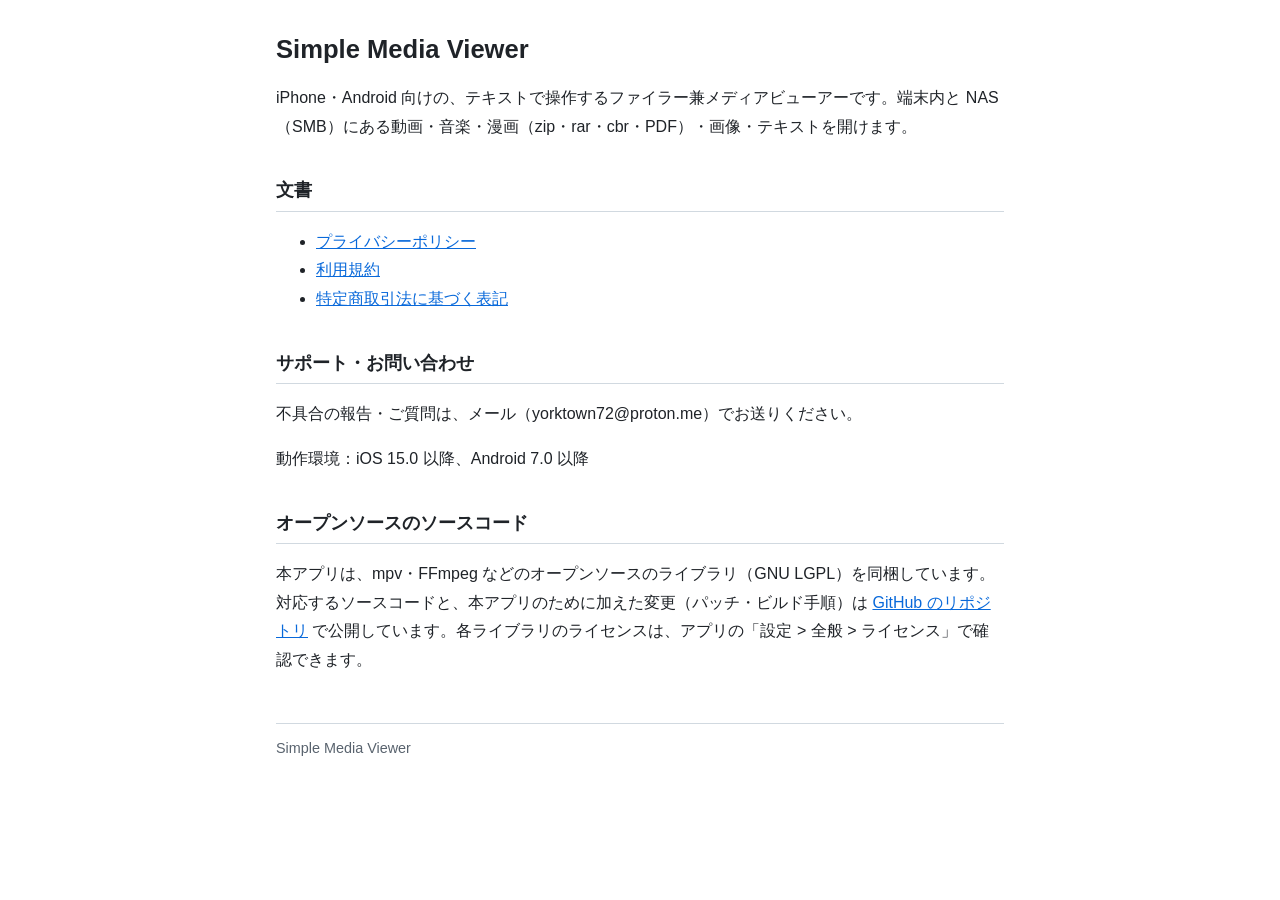
<file: docs/index.html>
<!doctype html>
<html lang="ja">
<head>
<meta charset="utf-8">
<meta name="viewport" content="width=device-width, initial-scale=1">
<title>Simple Media Viewer</title>
<link rel="stylesheet" href="style.css">
</head>
<body>
<main>
<h1>Simple Media Viewer</h1>
<p>iPhone・Android 向けの、テキストで操作するファイラー兼メディアビューアーです。端末内と NAS（SMB）にある動画・音楽・漫画（zip・rar・cbr・PDF）・画像・テキストを開けます。</p>

<h2>文書</h2>
<ul>
<li><a href="privacy.html">プライバシーポリシー</a></li>
<li><a href="terms.html">利用規約</a></li>
<li><a href="tokushoho.html">特定商取引法に基づく表記</a></li>
</ul>

<h2>サポート・お問い合わせ</h2>
<p>不具合の報告・ご質問は、メール（yorktown72@proton.me）でお送りください。</p>
<p>動作環境：iOS 15.0 以降、Android 7.0 以降</p>

<h2>オープンソースのソースコード</h2>
<p>本アプリは、mpv・FFmpeg などのオープンソースのライブラリ（GNU LGPL）を同梱しています。対応するソースコードと、本アプリのために加えた変更（パッチ・ビルド手順）は <a href="https://github.com/conqueror81-source/simple-media-viewer-oss">GitHub のリポジトリ</a> で公開しています。各ライブラリのライセンスは、アプリの「設定 &gt; 全般 &gt; ライセンス」で確認できます。</p>

<footer>Simple Media Viewer</footer>
</main>
</body>
</html>
</file>
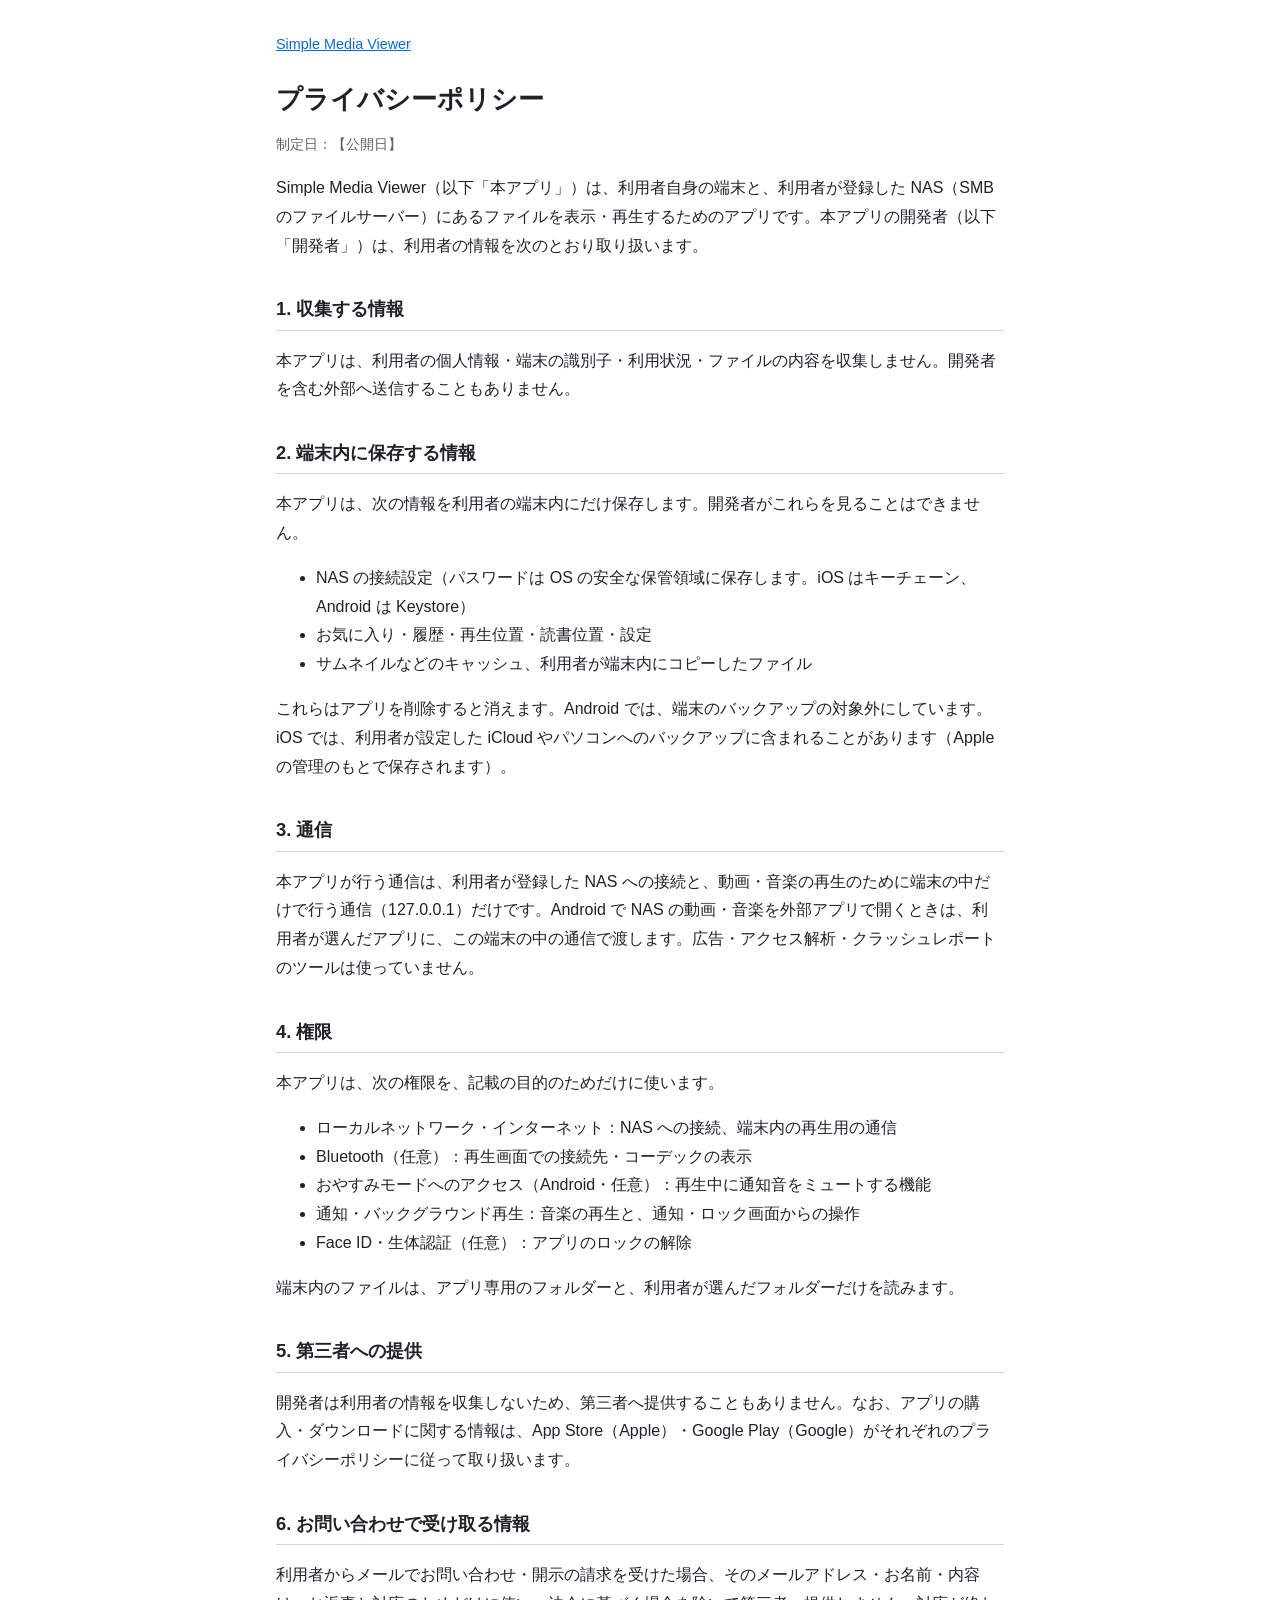
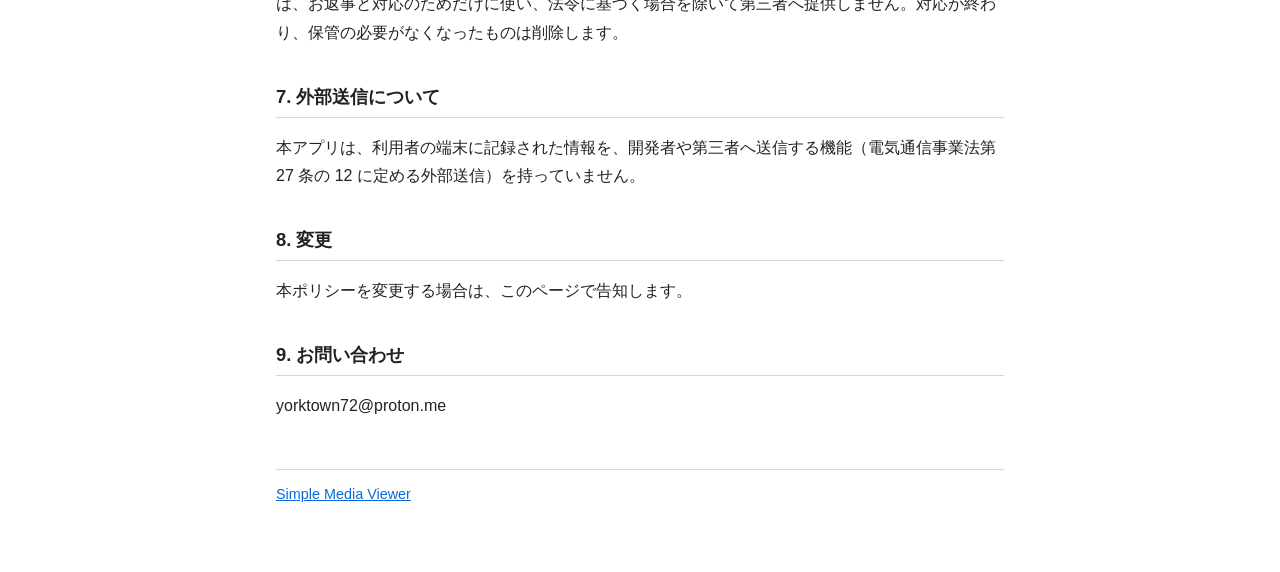
<file: docs/privacy.html>
<!doctype html>
<html lang="ja">
<head>
<meta charset="utf-8">
<meta name="viewport" content="width=device-width, initial-scale=1">
<title>プライバシーポリシー</title>
<link rel="stylesheet" href="style.css">
</head>
<body>
<main>
<nav><a href="index.html">Simple Media Viewer</a></nav>
<h1>プライバシーポリシー</h1>
<p class="date">制定日：【公開日】</p>

<p>Simple Media Viewer（以下「本アプリ」）は、利用者自身の端末と、利用者が登録した NAS（SMB のファイルサーバー）にあるファイルを表示・再生するためのアプリです。本アプリの開発者（以下「開発者」）は、利用者の情報を次のとおり取り扱います。</p>

<h2>1. 収集する情報</h2>
<p>本アプリは、利用者の個人情報・端末の識別子・利用状況・ファイルの内容を収集しません。開発者を含む外部へ送信することもありません。</p>

<h2>2. 端末内に保存する情報</h2>
<p>本アプリは、次の情報を利用者の端末内にだけ保存します。開発者がこれらを見ることはできません。</p>
<ul>
<li>NAS の接続設定（パスワードは OS の安全な保管領域に保存します。iOS はキーチェーン、Android は Keystore）</li>
<li>お気に入り・履歴・再生位置・読書位置・設定</li>
<li>サムネイルなどのキャッシュ、利用者が端末内にコピーしたファイル</li>
</ul>
<p>これらはアプリを削除すると消えます。Android では、端末のバックアップの対象外にしています。iOS では、利用者が設定した iCloud やパソコンへのバックアップに含まれることがあります（Apple の管理のもとで保存されます）。</p>

<h2>3. 通信</h2>
<p>本アプリが行う通信は、利用者が登録した NAS への接続と、動画・音楽の再生のために端末の中だけで行う通信（127.0.0.1）だけです。Android で NAS の動画・音楽を外部アプリで開くときは、利用者が選んだアプリに、この端末の中の通信で渡します。広告・アクセス解析・クラッシュレポートのツールは使っていません。</p>

<h2>4. 権限</h2>
<p>本アプリは、次の権限を、記載の目的のためだけに使います。</p>
<ul>
<li>ローカルネットワーク・インターネット：NAS への接続、端末内の再生用の通信</li>
<li>Bluetooth（任意）：再生画面での接続先・コーデックの表示</li>
<li>おやすみモードへのアクセス（Android・任意）：再生中に通知音をミュートする機能</li>
<li>通知・バックグラウンド再生：音楽の再生と、通知・ロック画面からの操作</li>
<li>Face ID・生体認証（任意）：アプリのロックの解除</li>
</ul>
<p>端末内のファイルは、アプリ専用のフォルダーと、利用者が選んだフォルダーだけを読みます。</p>

<h2>5. 第三者への提供</h2>
<p>開発者は利用者の情報を収集しないため、第三者へ提供することもありません。なお、アプリの購入・ダウンロードに関する情報は、App Store（Apple）・Google Play（Google）がそれぞれのプライバシーポリシーに従って取り扱います。</p>

<h2>6. お問い合わせで受け取る情報</h2>
<p>利用者からメールでお問い合わせ・開示の請求を受けた場合、そのメールアドレス・お名前・内容は、お返事と対応のためだけに使い、法令に基づく場合を除いて第三者へ提供しません。対応が終わり、保管の必要がなくなったものは削除します。</p>

<h2>7. 外部送信について</h2>
<p>本アプリは、利用者の端末に記録された情報を、開発者や第三者へ送信する機能（電気通信事業法第 27 条の 12 に定める外部送信）を持っていません。</p>

<h2>8. 変更</h2>
<p>本ポリシーを変更する場合は、このページで告知します。</p>

<h2>9. お問い合わせ</h2>
<p>yorktown72@proton.me</p>

<footer><a href="index.html">Simple Media Viewer</a></footer>
</main>
</body>
</html>
</file>
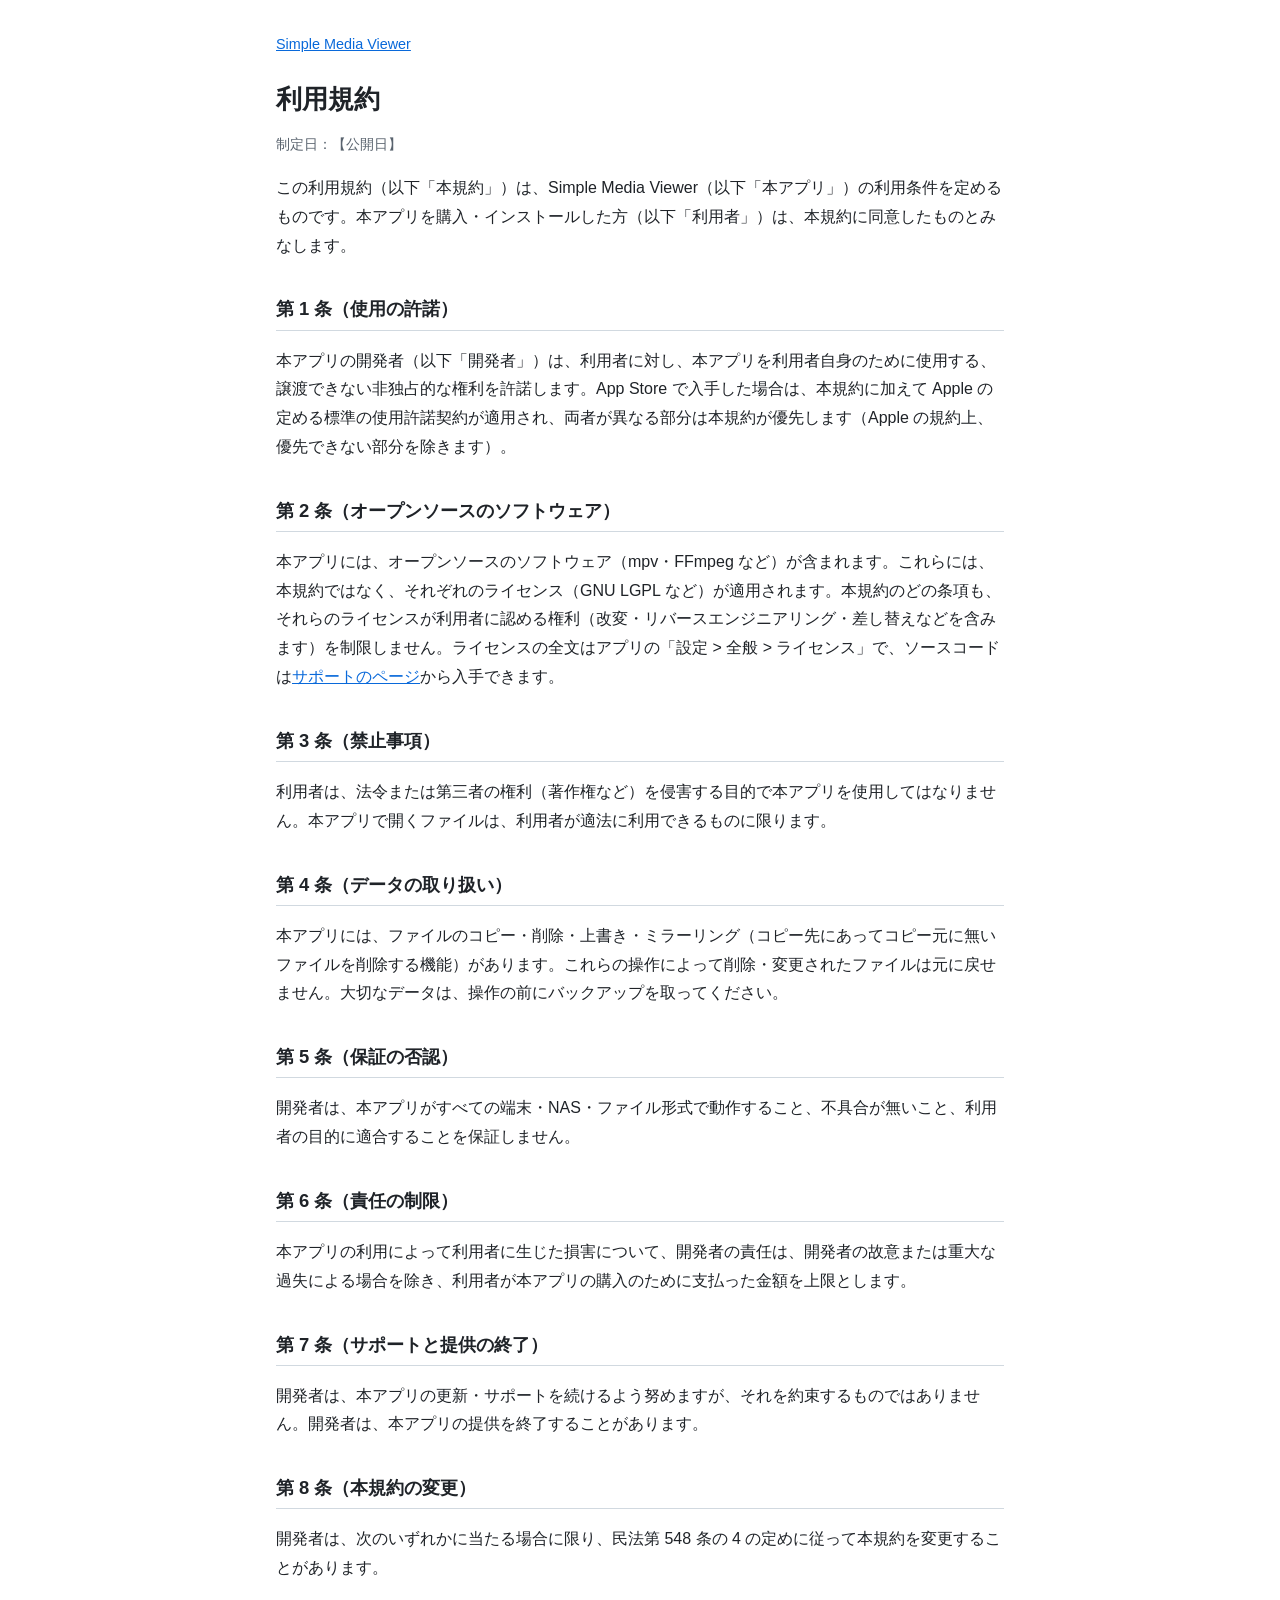
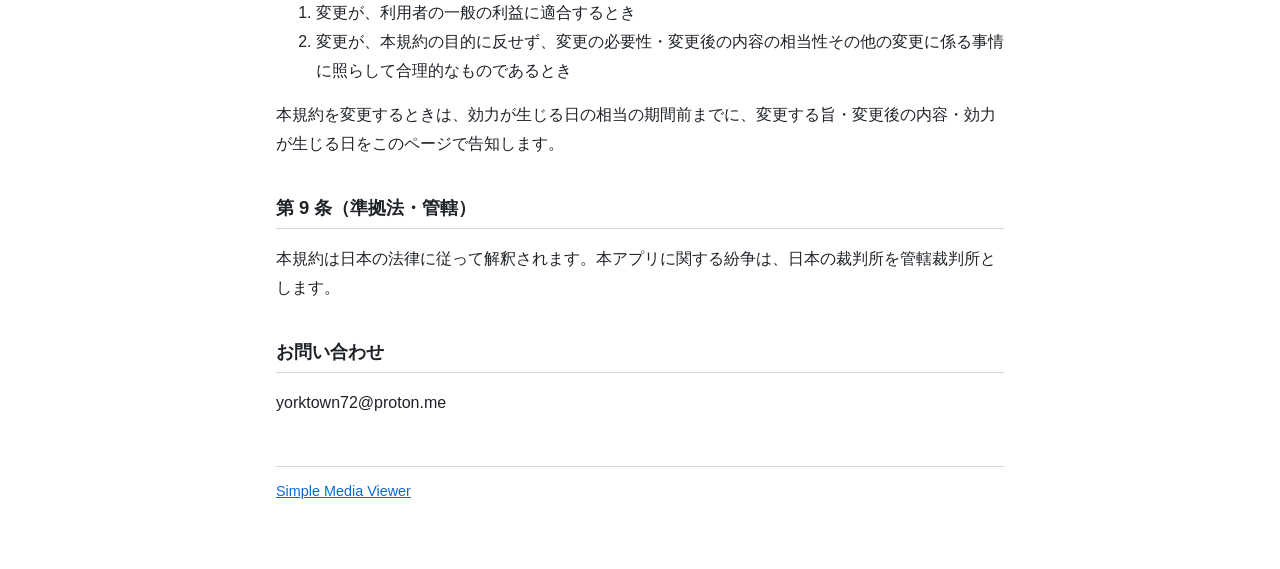
<file: docs/terms.html>
<!doctype html>
<html lang="ja">
<head>
<meta charset="utf-8">
<meta name="viewport" content="width=device-width, initial-scale=1">
<title>利用規約</title>
<link rel="stylesheet" href="style.css">
</head>
<body>
<main>
<nav><a href="index.html">Simple Media Viewer</a></nav>
<h1>利用規約</h1>
<p class="date">制定日：【公開日】</p>

<p>この利用規約（以下「本規約」）は、Simple Media Viewer（以下「本アプリ」）の利用条件を定めるものです。本アプリを購入・インストールした方（以下「利用者」）は、本規約に同意したものとみなします。</p>

<h2>第 1 条（使用の許諾）</h2>
<p>本アプリの開発者（以下「開発者」）は、利用者に対し、本アプリを利用者自身のために使用する、譲渡できない非独占的な権利を許諾します。App Store で入手した場合は、本規約に加えて Apple の定める標準の使用許諾契約が適用され、両者が異なる部分は本規約が優先します（Apple の規約上、優先できない部分を除きます）。</p>

<h2>第 2 条（オープンソースのソフトウェア）</h2>
<p>本アプリには、オープンソースのソフトウェア（mpv・FFmpeg など）が含まれます。これらには、本規約ではなく、それぞれのライセンス（GNU LGPL など）が適用されます。本規約のどの条項も、それらのライセンスが利用者に認める権利（改変・リバースエンジニアリング・差し替えなどを含みます）を制限しません。ライセンスの全文はアプリの「設定 &gt; 全般 &gt; ライセンス」で、ソースコードは<a href="index.html">サポートのページ</a>から入手できます。</p>

<h2>第 3 条（禁止事項）</h2>
<p>利用者は、法令または第三者の権利（著作権など）を侵害する目的で本アプリを使用してはなりません。本アプリで開くファイルは、利用者が適法に利用できるものに限ります。</p>

<h2>第 4 条（データの取り扱い）</h2>
<p>本アプリには、ファイルのコピー・削除・上書き・ミラーリング（コピー先にあってコピー元に無いファイルを削除する機能）があります。これらの操作によって削除・変更されたファイルは元に戻せません。大切なデータは、操作の前にバックアップを取ってください。</p>

<h2>第 5 条（保証の否認）</h2>
<p>開発者は、本アプリがすべての端末・NAS・ファイル形式で動作すること、不具合が無いこと、利用者の目的に適合することを保証しません。</p>

<h2>第 6 条（責任の制限）</h2>
<p>本アプリの利用によって利用者に生じた損害について、開発者の責任は、開発者の故意または重大な過失による場合を除き、利用者が本アプリの購入のために支払った金額を上限とします。</p>

<h2>第 7 条（サポートと提供の終了）</h2>
<p>開発者は、本アプリの更新・サポートを続けるよう努めますが、それを約束するものではありません。開発者は、本アプリの提供を終了することがあります。</p>

<h2>第 8 条（本規約の変更）</h2>
<p>開発者は、次のいずれかに当たる場合に限り、民法第 548 条の 4 の定めに従って本規約を変更することがあります。</p>
<ol>
<li>変更が、利用者の一般の利益に適合するとき</li>
<li>変更が、本規約の目的に反せず、変更の必要性・変更後の内容の相当性その他の変更に係る事情に照らして合理的なものであるとき</li>
</ol>
<p>本規約を変更するときは、効力が生じる日の相当の期間前までに、変更する旨・変更後の内容・効力が生じる日をこのページで告知します。</p>

<h2>第 9 条（準拠法・管轄）</h2>
<p>本規約は日本の法律に従って解釈されます。本アプリに関する紛争は、日本の裁判所を管轄裁判所とします。</p>

<h2>お問い合わせ</h2>
<p>yorktown72@proton.me</p>

<footer><a href="index.html">Simple Media Viewer</a></footer>
</main>
</body>
</html>
</file>
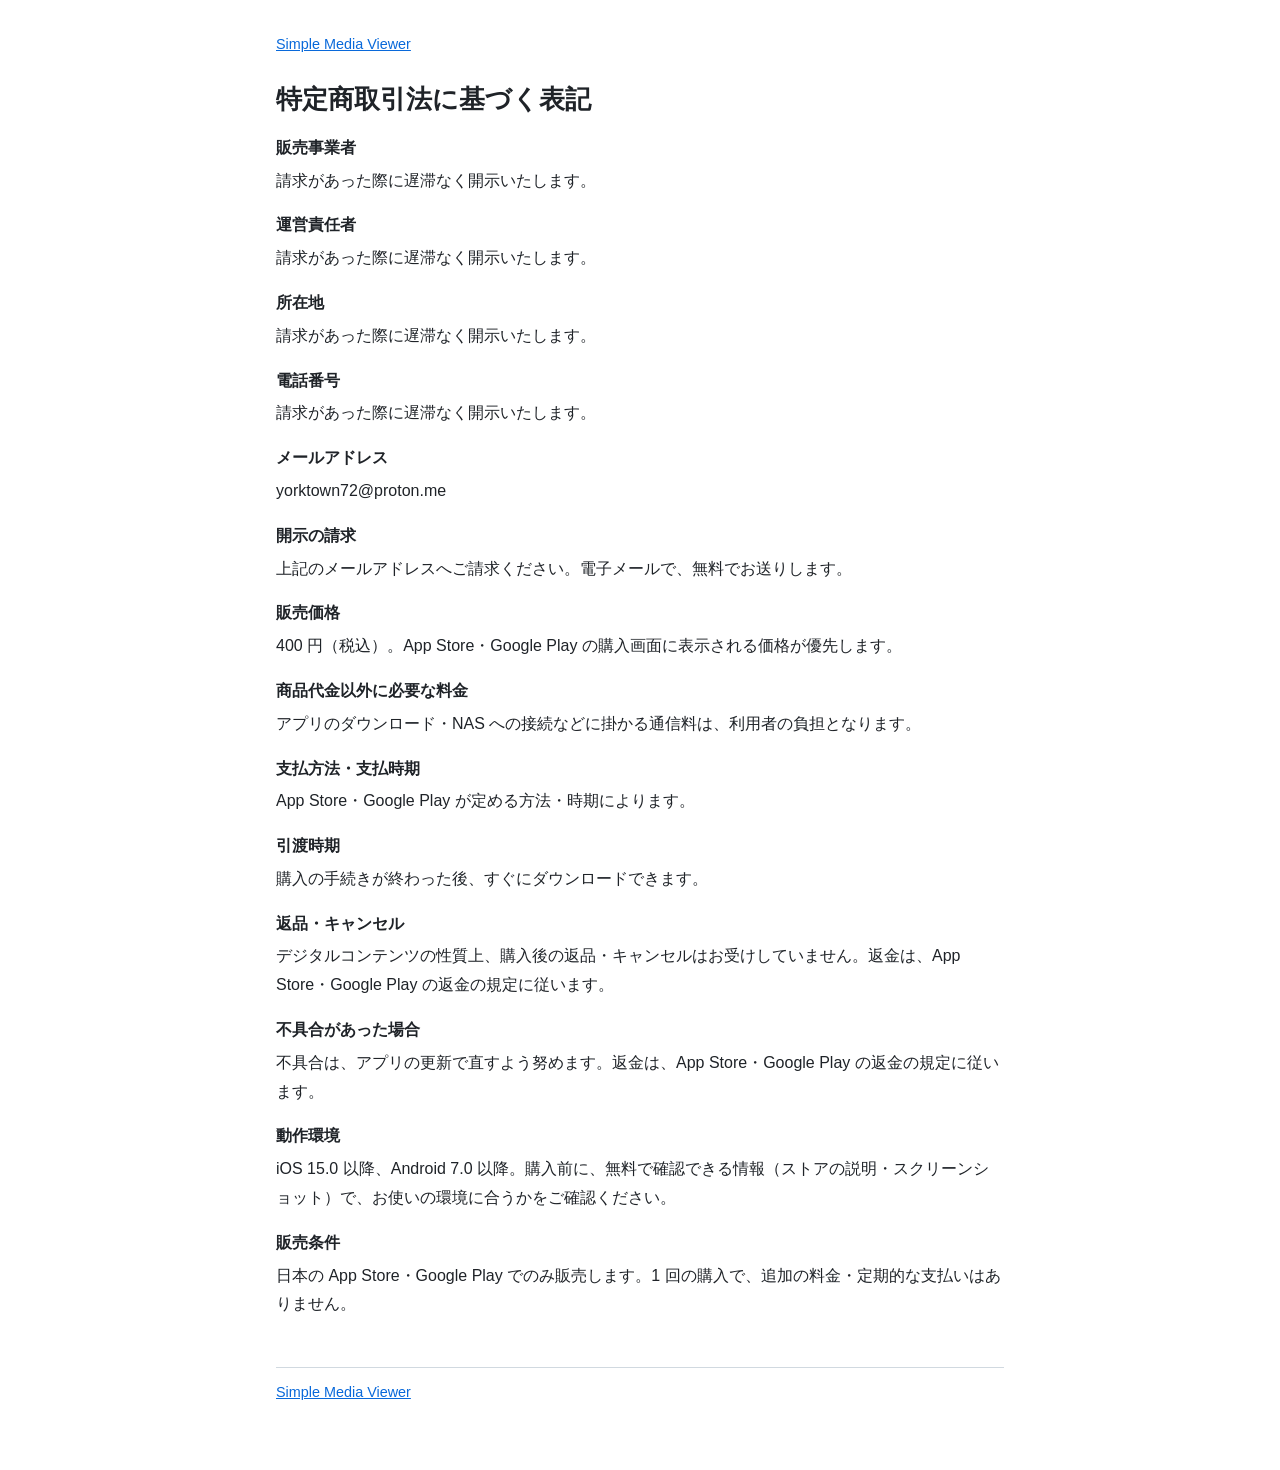
<file: docs/tokushoho.html>
<!doctype html>
<html lang="ja">
<head>
<meta charset="utf-8">
<meta name="viewport" content="width=device-width, initial-scale=1">
<title>特定商取引法に基づく表記</title>
<link rel="stylesheet" href="style.css">
</head>
<body>
<main>
<nav><a href="index.html">Simple Media Viewer</a></nav>
<h1>特定商取引法に基づく表記</h1>

<dl>
<dt>販売事業者</dt>
<dd>請求があった際に遅滞なく開示いたします。</dd>
<dt>運営責任者</dt>
<dd>請求があった際に遅滞なく開示いたします。</dd>
<dt>所在地</dt>
<dd>請求があった際に遅滞なく開示いたします。</dd>
<dt>電話番号</dt>
<dd>請求があった際に遅滞なく開示いたします。</dd>
<dt>メールアドレス</dt>
<dd>yorktown72@proton.me</dd>
<dt>開示の請求</dt>
<dd>上記のメールアドレスへご請求ください。電子メールで、無料でお送りします。</dd>
<dt>販売価格</dt>
<dd>400 円（税込）。App Store・Google Play の購入画面に表示される価格が優先します。</dd>
<dt>商品代金以外に必要な料金</dt>
<dd>アプリのダウンロード・NAS への接続などに掛かる通信料は、利用者の負担となります。</dd>
<dt>支払方法・支払時期</dt>
<dd>App Store・Google Play が定める方法・時期によります。</dd>
<dt>引渡時期</dt>
<dd>購入の手続きが終わった後、すぐにダウンロードできます。</dd>
<dt>返品・キャンセル</dt>
<dd>デジタルコンテンツの性質上、購入後の返品・キャンセルはお受けしていません。返金は、App Store・Google Play の返金の規定に従います。</dd>
<dt>不具合があった場合</dt>
<dd>不具合は、アプリの更新で直すよう努めます。返金は、App Store・Google Play の返金の規定に従います。</dd>
<dt>動作環境</dt>
<dd>iOS 15.0 以降、Android 7.0 以降。購入前に、無料で確認できる情報（ストアの説明・スクリーンショット）で、お使いの環境に合うかをご確認ください。</dd>
<dt>販売条件</dt>
<dd>日本の App Store・Google Play でのみ販売します。1 回の購入で、追加の料金・定期的な支払いはありません。</dd>
</dl>

<footer><a href="index.html">Simple Media Viewer</a></footer>
</main>
</body>
</html>
</file>
<file: docs/style.css>
:root {
  --bg: #ffffff;
  --fg: #1f2328;
  --muted: #59636e;
  --line: #d1d9e0;
  --link: #0969da;
}
@media (prefers-color-scheme: dark) {
  :root {
    --bg: #0d1117;
    --fg: #e6edf3;
    --muted: #9198a1;
    --line: #3d444d;
    --link: #4493f8;
  }
}
* { box-sizing: border-box; }
body {
  margin: 0;
  background: var(--bg);
  color: var(--fg);
  font-family: -apple-system, BlinkMacSystemFont, "Hiragino Sans", "Noto Sans JP", sans-serif;
  line-height: 1.8;
}
main { max-width: 760px; margin: 0 auto; padding: 32px 16px 64px; }
h1 { font-size: 1.6rem; line-height: 1.4; margin: 0 0 8px; }
h2 { font-size: 1.15rem; margin: 32px 0 8px; padding-bottom: 4px; border-bottom: 1px solid var(--line); }
a { color: var(--link); }
nav { font-size: 0.9rem; margin-bottom: 24px; }
nav a { margin-right: 12px; }
.date, footer { color: var(--muted); font-size: 0.9rem; }
footer { margin-top: 48px; border-top: 1px solid var(--line); padding-top: 12px; }
dl { margin: 0; }
dt { font-weight: 600; margin-top: 16px; }
dd { margin: 4px 0 0; }
code { font-size: 0.9em; }
</file>
